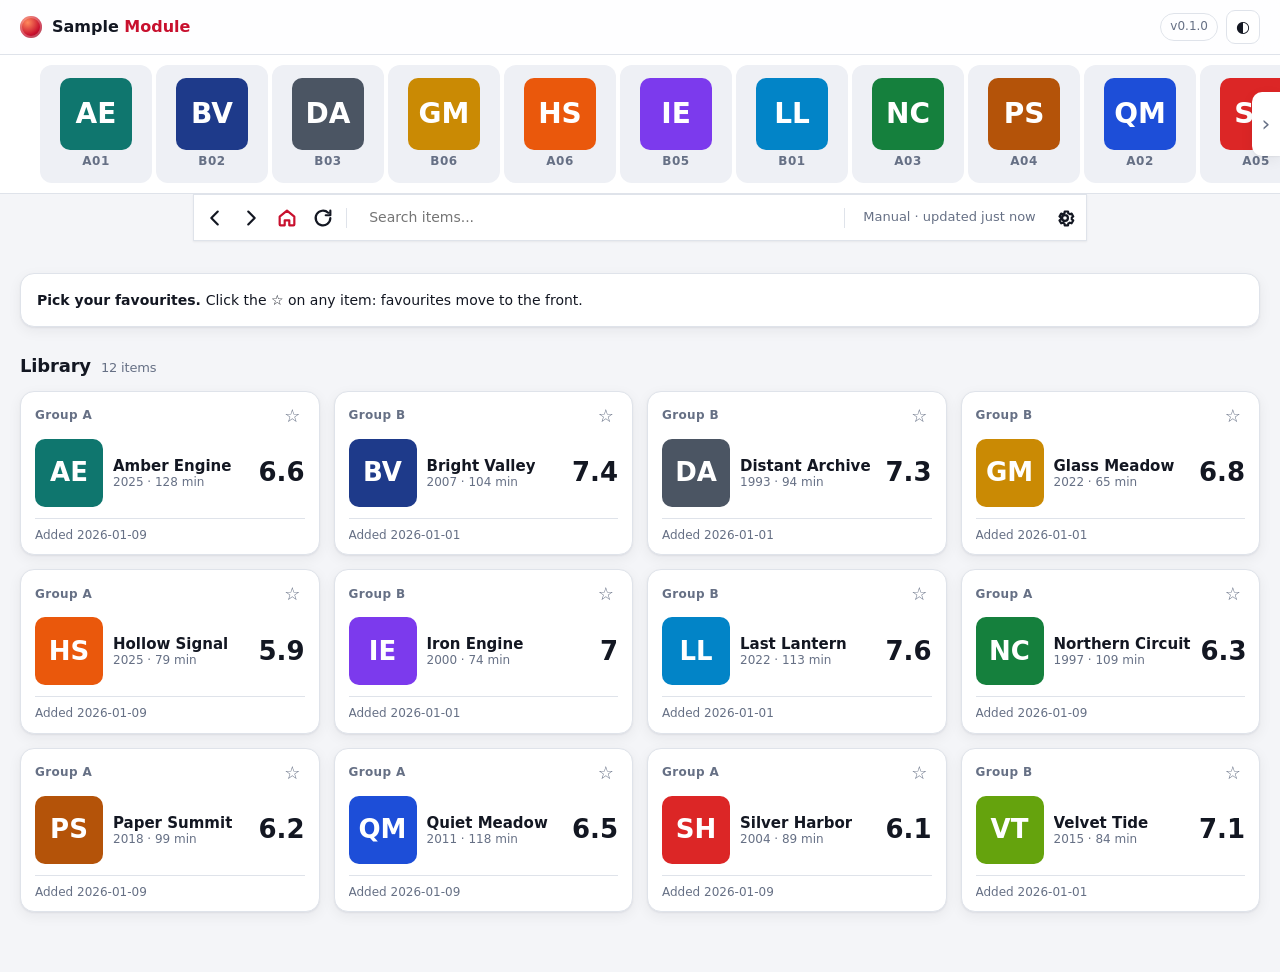
<file: samples/SampleModule/ui/index.html>
<!doctype html>
<html lang="en" data-theme="system">
<head>
  <meta charset="utf-8">
  <meta name="viewport" content="width=device-width, initial-scale=1">
  <meta http-equiv="Content-Security-Policy"
        content="default-src 'self'; img-src 'self' data: https://sample.cache; style-src 'self' 'unsafe-inline'; script-src 'self'; connect-src 'self'">
  <title>Sample Module</title>
  <link rel="stylesheet" href="css/app.css">
</head>
<body>
  <!-- Page layout: top bar, kill-switch bar, sync strip, banner, the shared navigation bar (docs/NAVBAR-SPEC.md),
       then the view. Change the names and the look; keep the structure the plumbing relies on (ids). -->
  <div id="app">
    <div id="chrome">
    <header id="topbar">
      <button id="brand" class="brand" type="button" title="Sample Module">
        <span class="brand-mark" aria-hidden="true"></span>
        <span class="brand-text">Sample <b>Module</b></span>
      </button>
      <nav id="nav" class="nav" aria-label="Sections">
      </nav>
      <div class="topbar-right">
        <button id="btn-version" class="ver-btn" type="button" hidden title="Check for updates"></button>
        <button id="btn-theme" class="icon-btn" type="button" title="Theme" aria-label="Theme"></button>
      </div>
    </header>
    <div id="haltbar" class="haltbar" hidden role="status"></div>
    <div id="syncbar" class="syncbar" hidden role="status"><div class="syncbar-fill"></div><span class="syncbar-text"></span></div>
    <nav id="banner" class="banner" aria-label="Items"></nav>
    <div class="navpill-row">
      <div id="navpill" class="navpill" role="navigation" aria-label="Page navigation">
        <button id="btn-back" class="np-btn" type="button" title="Back (Alt+Left)" aria-label="Back"><svg viewBox="0 0 24 24" width="22" height="22" aria-hidden="true"><path d="M15 5l-7 7 7 7" fill="none" stroke="currentColor" stroke-width="2.4" stroke-linecap="round" stroke-linejoin="round"/></svg></button>
        <button id="btn-fwd" class="np-btn" type="button" title="Forward (Alt+Right)" aria-label="Forward"><svg viewBox="0 0 24 24" width="22" height="22" aria-hidden="true"><path d="M9 5l7 7-7 7" fill="none" stroke="currentColor" stroke-width="2.4" stroke-linecap="round" stroke-linejoin="round"/></svg></button>
        <a id="btn-home" class="np-btn" href="#/" title="Home" aria-label="Home" data-route="home"><svg viewBox="0 0 24 24" width="22" height="22" aria-hidden="true"><path d="M4 10.5 12 4l8 6.5V19a1 1 0 0 1-1 1h-4.5v-5.5h-5V20H5a1 1 0 0 1-1-1z" fill="none" stroke="currentColor" stroke-width="2.4" stroke-linejoin="round"/></svg></a>
        <button id="btn-refresh" class="np-btn" type="button" title="Refresh (F5)" aria-label="Refresh"><svg viewBox="0 0 24 24" width="22" height="22" aria-hidden="true"><path d="M20 12a8 8 0 1 1-2.34-5.66M20 4v5h-5" fill="none" stroke="currentColor" stroke-width="2.4" stroke-linecap="round" stroke-linejoin="round"/></svg></button>
        <span class="np-sep" aria-hidden="true"></span>
        <div class="psearch">
          <input id="psearch" type="search" placeholder="Search items..." autocomplete="off" spellcheck="false" aria-label="Search items">
          <div id="psearch-results" class="psearch-results" hidden></div>
        </div>
        <span class="np-sep" aria-hidden="true"></span>
        <button id="live-status" class="live-status np-live" type="button" title=""></button>
        <button id="btn-settings" class="np-btn" type="button" title="Settings" aria-label="Settings"><svg viewBox="0 0 24 24" width="22" height="22" aria-hidden="true"><path d="M12 15.2a3.2 3.2 0 1 0 0-6.4 3.2 3.2 0 0 0 0 6.4zM19.4 13.5l1.6 1.2-1.8 3.1-1.9-.7a7.6 7.6 0 0 1-1.7 1l-.3 2h-3.6l-.3-2a7.6 7.6 0 0 1-1.7-1l-1.9.7-1.8-3.1 1.6-1.2a7.7 7.7 0 0 1 0-2l-1.6-1.2 1.8-3.1 1.9.7a7.6 7.6 0 0 1 1.7-1l.3-2h3.6l.3 2a7.6 7.6 0 0 1 1.7 1l1.9-.7 1.8 3.1-1.6 1.2a7.7 7.7 0 0 1 0 2z" fill="none" stroke="currentColor" stroke-width="2.4" stroke-linecap="round" stroke-linejoin="round"/></svg></button>
      </div>
    </div>
    </div>
    <main id="view" class="view" tabindex="-1"></main>
  </div>
  <div id="overlay-root"></div>
  <div id="toasts" class="toasts" aria-live="polite"></div>
  <script type="module" src="js/app.js"></script>
</body>
</html>
</file>
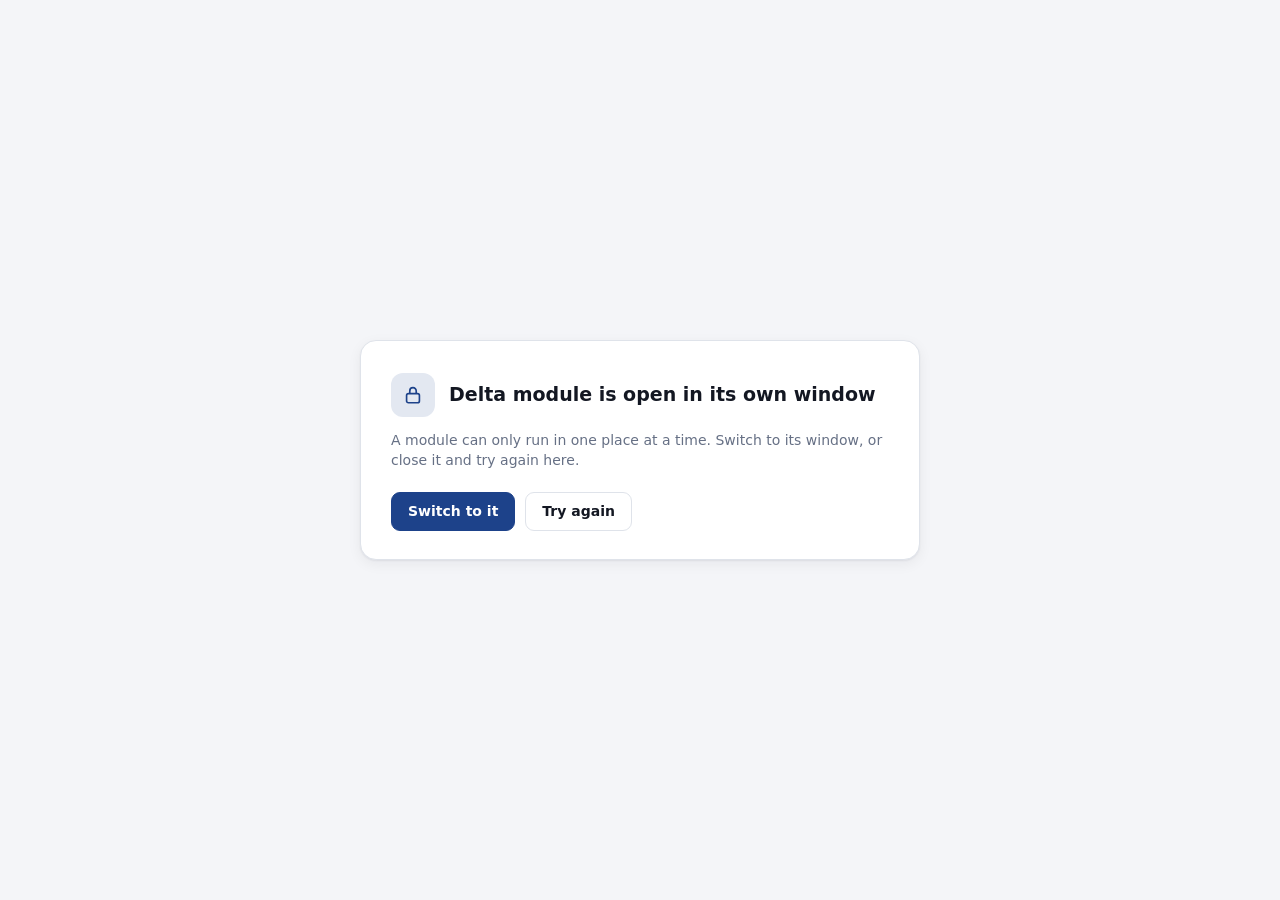
<file: ui/panel.html>
<!doctype html>
<html lang="en" data-theme="system">
<head>
  <meta charset="utf-8">
  <meta name="viewport" content="width=device-width, initial-scale=1">
  <meta http-equiv="Content-Security-Policy"
        content="default-src 'self'; img-src 'self' data:; style-src 'self' 'unsafe-inline'; script-src 'self'; connect-src 'self'">
  <title>MediaLauncher</title>
  <link rel="stylesheet" href="css/launcher.css">
</head>
<body class="panel">
  <main id="card" class="card" aria-live="polite"></main>
  <script type="module" src="js/panel.js"></script>
</body>
</html>
</file>
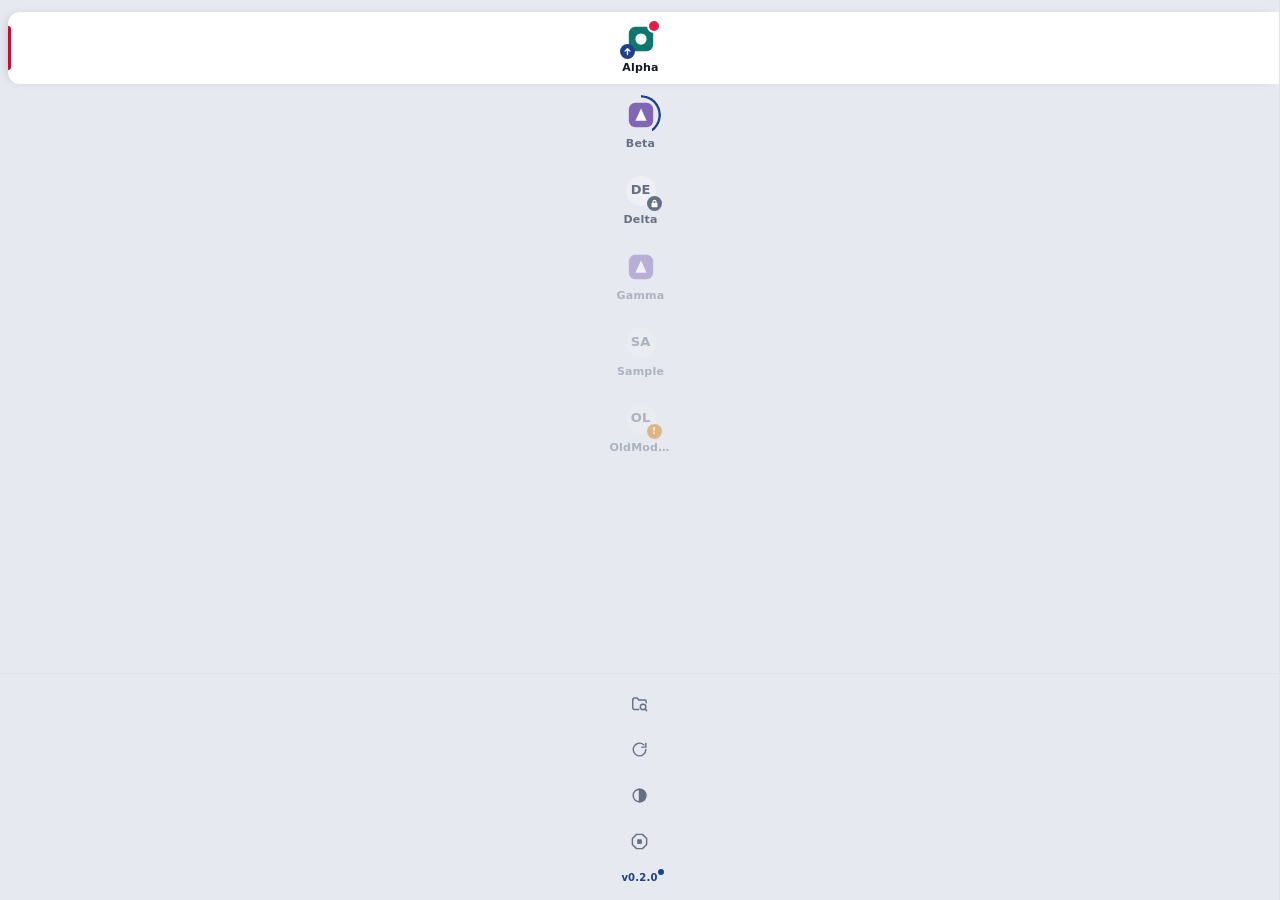
<file: ui/rail.html>
<!doctype html>
<html lang="en" data-theme="system">
<head>
  <meta charset="utf-8">
  <meta name="viewport" content="width=device-width, initial-scale=1">
  <meta http-equiv="Content-Security-Policy"
        content="default-src 'self'; img-src 'self' data:; style-src 'self' 'unsafe-inline'; script-src 'self'; connect-src 'self'">
  <title>MediaLauncher tabs</title>
  <link rel="stylesheet" href="css/launcher.css">
</head>
<body class="rail">
  <div class="rail-wrap">
    <nav id="tabs" class="tabs" aria-label="Modules"></nav>
    <div class="rail-foot">
      <button id="btn-scan" class="rail-btn" type="button" title="Scan for modules" aria-label="Scan for modules"></button>
      <button id="btn-restart" class="rail-btn" type="button" title="Restart &amp; Reload MediaLauncher (reads the modules folder again)" aria-label="Restart and reload MediaLauncher"></button>
      <button id="btn-theme"class="rail-btn" type="button" aria-label="Theme"></button>
      <button id="btn-kill" class="rail-btn kill" type="button" title="Stop all traffic to data sources (update checks keep working)" aria-label="Stop all data traffic"></button>
      <button id="ver" class="rail-ver" type="button" title="MediaLauncher updates"></button>
    </div>
  </div>
  <script type="module" src="js/rail.js"></script>
</body>
</html>
</file>
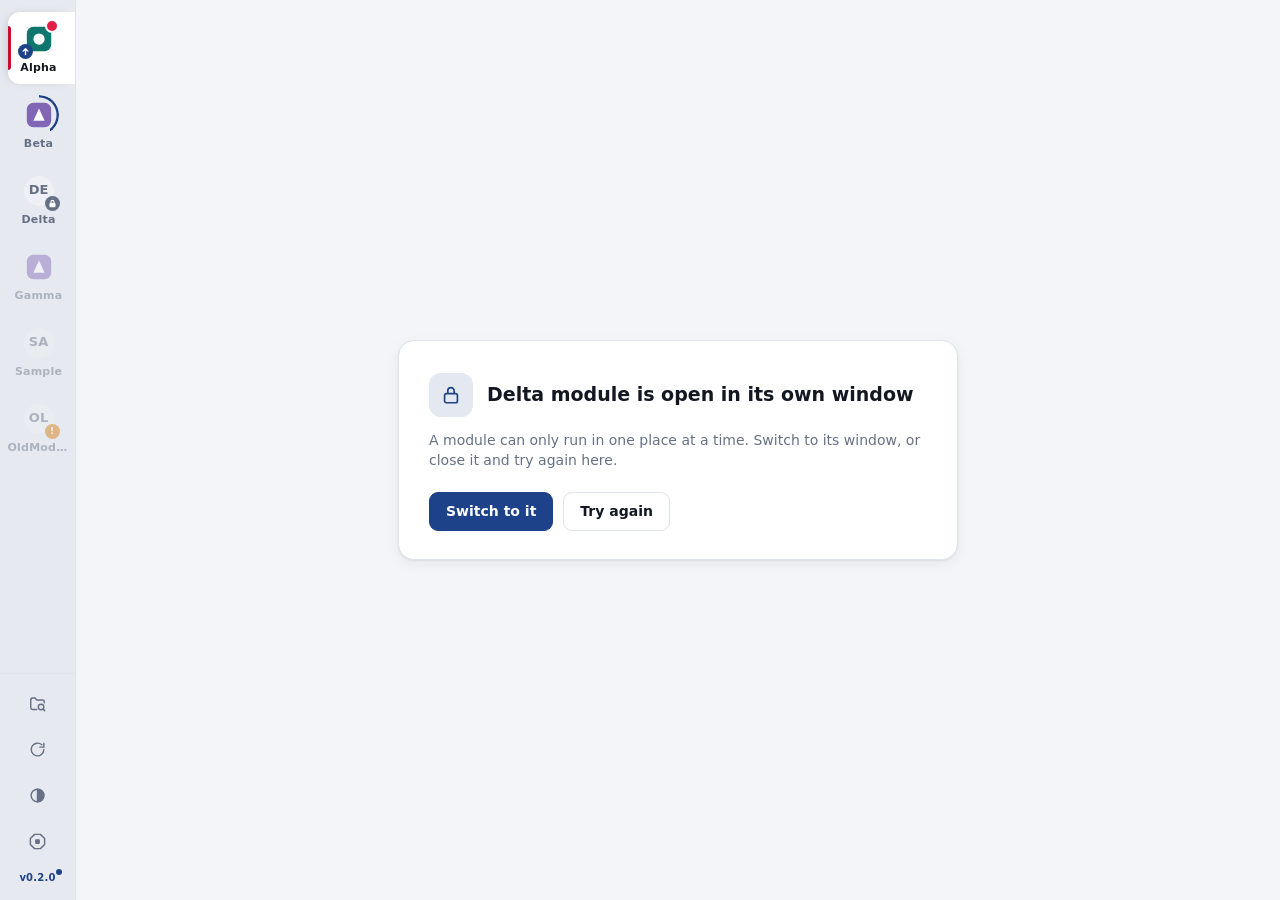
<file: ui/dev/preview.html>
<!doctype html>
<html lang="en">
<head>
  <meta charset="utf-8">
  <title>MediaLauncher preview</title>
  <style>
    html, body { margin: 0; height: 100%; }
    body { display: flex; background: #888; }
    iframe { border: 0; height: 100%; }
    #rail { width: 76px; flex: none; }
    #main { flex: 1; }
  </style>
</head>
<body>
  <!-- Dev only: the rail beside the notice page, both with the mock host. preview.html?theme=dark#error -->
  <iframe id="rail" title="rail"></iframe>
  <iframe id="main" title="notice"></iframe>
  <script>
    const q = location.search;
    document.getElementById('rail').src = '../rail.html' + q;
    document.getElementById('main').src = '../panel.html' + q + (location.hash || '#locked');
  </script>
</body>
</html>
</file>
<file: samples/SampleModule/ui/css/app.css>
:root {
  --bg: #f4f5f8; --surface: #ffffff; --surface2: #eef0f5; --line: #dfe3ea; --text: #131722; --muted: #667085;
  --accent: #c8102e; --accent2: #1d428a; --live: #e11d48; --good: #16a34a; --warn: #d97706;
  --shadow: 0 1px 2px rgba(16,24,40,.06), 0 4px 14px rgba(16,24,40,.06);
  --radius: 14px; color-scheme: light;
}
@media (prefers-color-scheme: dark) {
  :root:not([data-theme="light"]) {
    --bg: #0d1017; --surface: #161b25; --surface2: #1d2431; --line: #272f3e; --text: #e8ecf4; --muted: #8b95a8;
    --accent: #ff4d6a; --accent2: #6ea0ff; --live: #ff4d6a; --shadow: 0 1px 2px rgba(0,0,0,.4), 0 6px 18px rgba(0,0,0,.35);
    color-scheme: dark;
  }
}
:root[data-theme="dark"] {
  --bg: #0d1017; --surface: #161b25; --surface2: #1d2431; --line: #272f3e; --text: #e8ecf4; --muted: #8b95a8;
  --accent: #ff4d6a; --accent2: #6ea0ff; --live: #ff4d6a; --shadow: 0 1px 2px rgba(0,0,0,.4), 0 6px 18px rgba(0,0,0,.35);
  color-scheme: dark;
}

* { box-sizing: border-box; }
html, body { margin: 0; height: 100%; }
body { background: var(--bg); color: var(--text); font: 14px/1.45 "Segoe UI Variable", "Segoe UI", system-ui, sans-serif; -webkit-font-smoothing: antialiased; }
a { color: inherit; text-decoration: none; }
button { font: inherit; color: inherit; cursor: pointer; }
h1, h2, h3 { margin: 0; letter-spacing: -.01em; }
small { color: var(--muted); }
.muted { color: var(--muted); }

#app { min-height: 100%; display: flex; flex-direction: column; }

/* top bar */
#chrome { position: sticky; top: 0; z-index: 20; }
#topbar { display: flex; align-items: center; gap: 20px; padding: 10px 20px;
  background: color-mix(in srgb, var(--surface) 88%, transparent); backdrop-filter: blur(12px); border-bottom: 1px solid var(--line); }
.brand { display: flex; align-items: center; gap: 10px; background: none; border: 0; padding: 0; font-size: 16px; font-weight: 600; }
.brand-mark { width: 22px; height: 22px; border-radius: 50%; background: radial-gradient(circle at 35% 30%, #ff8a5c, var(--accent) 60%, #7a0a1c); box-shadow: inset 0 0 0 2px rgba(255,255,255,.25); }
.brand b { color: var(--accent); font-weight: 700; }
.nav { display: flex; gap: 4px; }
.nav a { padding: 6px 12px; border-radius: 8px; color: var(--muted); font-weight: 500; }
.nav a:hover { background: var(--surface2); color: var(--text); }
.nav a.active { background: var(--surface2); color: var(--text); }
.topbar-right { margin-left: auto; display: flex; align-items: center; gap: 8px; }
.live-status { font-size: 12px; color: var(--muted); padding-right: 6px; display: inline-flex; align-items: center; gap: 6px; }
.live-status.on::before { content: ""; width: 8px; height: 8px; border-radius: 50%; background: var(--live); animation: pulse 1.4s infinite; }
.live-status.err { color: var(--warn); }
.icon-btn { width: 34px; height: 34px; border-radius: 9px; border: 1px solid var(--line); background: var(--surface); font-size: 16px; line-height: 1; }
.icon-btn:hover { background: var(--surface2); }
.icon-btn.spin { animation: spin .8s linear infinite; }

/* banner */
.banner { position: relative; background: var(--surface); border-bottom: 1px solid var(--line); }
.banner-strip { display: flex; gap: 4px; overflow-x: auto; scrollbar-width: none; padding: 10px 40px; scroll-behavior: smooth; }
.banner-strip::-webkit-scrollbar { display: none; }
.tile { position: relative; flex: 0 0 auto; width: 112px; display: flex; flex-direction: column; align-items: center; gap: 3px; padding: 8px 4px 6px;
  border-radius: 12px; border: 1px solid transparent; transition: transform .15s, background .15s; }
.tile:hover { background: var(--surface2); transform: translateY(-2px); }
.tile.fav { background: color-mix(in srgb, var(--tc) 10%, transparent); }
.tile.active { border-color: var(--tc); background: color-mix(in srgb, var(--tc) 14%, transparent); }
.tile-code { font-size: 12px; font-weight: 600; color: var(--muted); letter-spacing: .04em; }
.tile-star { position: absolute; top: 1px; right: 1px; opacity: 0; font-size: 13px; }
.tile:hover .tile-star, .tile.fav .tile-star { opacity: 1; }
.banner-divider { flex: 0 0 1px; background: var(--line); margin: 8px 6px; }
.banner-btn { position: absolute; top: 50%; transform: translateY(-50%); z-index: 2; width: 28px; height: 64px; border: 0; background: var(--surface); box-shadow: var(--shadow); font-size: 22px; color: var(--muted); }
.banner-btn.left { left: 0; border-radius: 0 10px 10px 0; }
.banner-btn.right { right: 0; border-radius: 10px 0 0 10px; }
.banner-btn.hide { display: none; }

/* logo + star */
.logo { display: inline-grid; place-items: center; width: var(--s); height: var(--s); flex: none; }
.logo img { width: 100%; height: 100%; object-fit: contain; }
.logo-fallback { border-radius: 50%; background: var(--tc); color: #fff; font-size: calc(var(--s) * .3); font-weight: 700; }
.star { background: none; border: 0; padding: 2px 4px; color: var(--muted); font-size: 18px; line-height: 1; }
.star:hover { color: #f5a524; }
.star.on { color: #f5a524; }

/* layout */
.view { flex: 1; width: 100%; max-width: 1280px; margin: 0 auto; padding: 22px 20px 60px; outline: none; }
.section-head { display: flex; align-items: baseline; justify-content: space-between; gap: 12px; margin: 26px 0 12px; }
.section-head:first-child { margin-top: 0; }
.section-head h2 { font-size: 18px; font-weight: 650; }
.section-head h2 small { margin-left: 10px; font-size: 13px; font-weight: 400; }
.grid { display: grid; grid-template-columns: repeat(auto-fill, minmax(290px, 1fr)); gap: 14px; }
.grid.wide { grid-template-columns: repeat(auto-fill, minmax(420px, 1fr)); }
.card { background: var(--surface); border: 1px solid var(--line); border-radius: var(--radius); box-shadow: var(--shadow); }
.skeleton { height: 130px; background: linear-gradient(90deg, var(--surface) 0%, var(--surface2) 50%, var(--surface) 100%); background-size: 200% 100%; animation: shimmer 1.4s infinite; }
.empty { text-align: center; padding: 48px 20px; color: var(--muted); border: 1px dashed var(--line); border-radius: var(--radius); }
.empty h3 { color: var(--text); margin-bottom: 6px; }

/* game card */
.game { padding: 12px 14px 10px; cursor: pointer; transition: transform .15s, border-color .15s; }
.game:hover, .game:focus-visible { transform: translateY(-2px); border-color: color-mix(in srgb, var(--accent2) 50%, var(--line)); outline: none; }
.game.fav { border-left: 3px solid #f5a524; }
.game.in { border-color: color-mix(in srgb, var(--live) 45%, var(--line)); }
.game-head { display: flex; justify-content: space-between; align-items: center; margin-bottom: 8px; min-height: 24px; }
.game-head-right { display: flex; align-items: center; gap: 8px; }
.fav-tag { color: #f5a524; }
.pill { display: inline-flex; align-items: center; gap: 6px; font-size: 12px; font-weight: 600; letter-spacing: .03em; color: var(--muted); }
.pill-live { color: var(--live); }
.pill-live b { font-weight: 700; }
.pill-final { color: var(--text); }
.dot { width: 8px; height: 8px; border-radius: 50%; background: var(--live); animation: pulse 1.4s infinite; }
.watch { font-size: 11px; padding: 2px 8px; border-radius: 999px; border: 1px solid var(--line); background: var(--surface2); color: var(--muted); }
.watch.on { color: var(--live); border-color: var(--live); }
.sides { display: grid; gap: 4px; }
.side { display: flex; align-items: center; justify-content: space-between; gap: 10px; padding: 3px 0; }
.side.lose { opacity: .62; }
.side.win .score { font-weight: 800; }
.side-team { display: flex; align-items: center; gap: 10px; min-width: 0; }
.side-names { display: flex; flex-direction: column; min-width: 0; line-height: 1.2; }
.side-names b { font-size: 15px; font-weight: 650; white-space: nowrap; overflow: hidden; text-overflow: ellipsis; }
.side-names small { font-size: 12px; }
.score { font-size: 26px; font-weight: 650; font-variant-numeric: tabular-nums; min-width: 2ch; text-align: right; }
.score.bump { animation: bump 1.2s ease-out; color: var(--live); }
.game-foot { display: flex; justify-content: space-between; gap: 10px; margin-top: 8px; padding-top: 8px; border-top: 1px solid var(--line); font-size: 12px; color: var(--muted); }
.game-foot .go { color: var(--accent2); white-space: nowrap; }
.leaders, .venue { overflow: hidden; text-overflow: ellipsis; white-space: nowrap; }

/* sync progress */
.syncbar { position: relative; height: 26px; background: var(--surface2); border-bottom: 1px solid var(--line); overflow: hidden; font-size: 12px; }
.syncbar[hidden] { display: none; }
.syncbar-fill { position: absolute; inset: 0 auto 0 0; width: 0; background: color-mix(in srgb, var(--accent2) 28%, transparent); transition: width .4s ease; }
.syncbar.indeterminate .syncbar-fill { width: 30% !important; animation: slide 1.2s ease-in-out infinite alternate; }
.syncbar-text { position: relative; display: block; padding: 4px 20px; color: var(--text); white-space: nowrap; overflow: hidden; text-overflow: ellipsis; }
.syncbar.fail .syncbar-fill { background: color-mix(in srgb, var(--live) 30%, transparent); }
.bar { height: 8px; border-radius: 999px; background: var(--surface2); overflow: hidden; margin: 6px 0; }
.bar > i { display: block; height: 100%; width: 0; background: var(--accent2); transition: width .4s ease; }
@keyframes slide { from { transform: translateX(0); } to { transform: translateX(230%); } }
.btn[disabled] { opacity: .5; cursor: default; }

/* box score: separator between starters and bench */
.tbl tr.grp td { text-align: left; background: var(--surface2); font-size: 11px; font-weight: 600; text-transform: uppercase; letter-spacing: .05em; color: var(--muted); }
.tbl tr.grp.bench td { border-top: 3px solid var(--accent2); }

/* avatars, leaders, player of the game */
.avatar { position: relative; display: inline-grid; place-items: center; width: var(--s); height: var(--s); flex: none; border-radius: 50%; background: var(--surface2); color: var(--muted); font-size: calc(var(--s) * .34); font-weight: 650; overflow: hidden; }
.avatar img { position: absolute; inset: 0; width: 100%; height: 100%; object-fit: cover; object-position: top; background: var(--surface2); }
.leaders-grid { display: grid; grid-template-columns: repeat(auto-fill, minmax(300px, 1fr)); gap: 14px; }
.leader-card { padding: 12px 14px; }
.leader-card header { display: flex; justify-content: space-between; align-items: baseline; margin-bottom: 6px; }
.leader-card h3 { font-size: 14px; }
.leader-card ol { list-style: none; margin: 0; padding: 0; }
.leader-card li { display: flex; align-items: center; gap: 10px; padding: 6px 0; border-top: 1px solid var(--line); }
.leader-card li:first-child { border-top: 0; }
.leader-card li.first { padding: 8px 0 10px; }
.leader-card .rk { width: 14px; text-align: center; color: var(--muted); font-weight: 600; }
.leader-card li.first .rk { color: #f5a524; }
.leader-card .nm { display: flex; flex-direction: column; min-width: 0; flex: 1; line-height: 1.2; }
.leader-card .nm b { white-space: nowrap; overflow: hidden; text-overflow: ellipsis; }
.leader-card .val { font-variant-numeric: tabular-nums; font-weight: 650; }
.leader-card li.first .val { font-size: 20px; }
.pog-title { font-size: 18px; font-weight: 650; align-self: flex-start; }
.pog-note { max-width: 760px; margin: 4px 0 0; text-align: center; font-size: 11.5px; line-height: 1.5; color: var(--muted); }
.pog { margin: 28px 0 4px; display: flex; flex-direction: column; align-items: center; gap: 14px; }
.pog-row { display: flex; justify-content: center; gap: 14px; flex-wrap: wrap; width: 100%; }
.pog-card { display: flex; flex-direction: column; align-items: center; gap: 4px; text-align: center; padding: 16px 20px; border-radius: var(--radius); background: var(--surface); border: 1px solid var(--line); box-shadow: var(--shadow); flex: 1 1 260px; max-width: 340px; }
.pog-card.rank1 { border-color: #f5a524; background: linear-gradient(180deg, color-mix(in srgb, #f5a524 14%, var(--surface)), var(--surface) 60%); }
.pog-badge { font-size: 11px; font-weight: 700; letter-spacing: .06em; text-transform: uppercase; color: var(--muted); }
.pog-card.rank1 .pog-badge { color: #d98b00; }
.pog-name { font-size: 18px; }
.pog-team { display: inline-flex; align-items: center; gap: 6px; color: var(--muted); }
.pog-line { font-variant-numeric: tabular-nums; }

/* league leaders */
.seg { display: inline-flex; border: 1px solid var(--line); border-radius: 9px; overflow: hidden; background: var(--surface); }
.seg button { background: none; border: 0; padding: 6px 14px; color: var(--muted); font-weight: 550; }
.seg button.active { background: var(--accent2); color: #fff; }
.nm-team { display: inline-flex; align-items: center; gap: 5px; }
.lrows .section-head { margin-top: 30px; }
.lrows .lrow:first-child .section-head { margin-top: 0; }
.lcard { display: flex; flex-direction: column; align-items: center; gap: 4px; text-align: center; padding: 14px 12px; border-radius: var(--radius); background: var(--surface); border: 1px solid var(--line); box-shadow: var(--shadow); flex: 1 1 170px; max-width: 220px; min-width: 150px; }
.lcard.first { border-color: #f5a524; background: linear-gradient(180deg, color-mix(in srgb, #f5a524 14%, var(--surface)), var(--surface) 60%); }
.lcard.first .pog-badge { color: #d98b00; }
.lcard-name { font-size: 15px; line-height: 1.2; }
.lcard-val { font-size: 24px; font-weight: 700; font-variant-numeric: tabular-nums; }

/* tables / misc */
table.tbl { width: 100%; border-collapse: collapse; font-variant-numeric: tabular-nums; }
.tbl th, .tbl td { padding: 7px 10px; text-align: right; border-bottom: 1px solid var(--line); white-space: nowrap; }
.tbl th:first-child, .tbl td:first-child { text-align: left; }
.tbl th { font-size: 11px; text-transform: uppercase; letter-spacing: .05em; color: var(--muted); font-weight: 600; position: sticky; top: 0; background: var(--surface); }
.tbl tbody tr:hover { background: var(--surface2); }
.tbl tr.me { background: color-mix(in srgb, var(--accent2) 10%, transparent); }
.scroll-x { overflow-x: auto; }
.chip { display: inline-block; padding: 2px 8px; border-radius: 999px; font-size: 11px; font-weight: 600; background: var(--surface2); color: var(--muted); }
.chip.out { background: color-mix(in srgb, var(--live) 15%, transparent); color: var(--live); }
.chip.dtd { background: color-mix(in srgb, var(--warn) 18%, transparent); color: var(--warn); }
.tabs { display: flex; gap: 4px; border-bottom: 1px solid var(--line); margin-bottom: 16px; overflow-x: auto; }
.tabs button { background: none; border: 0; padding: 9px 14px; color: var(--muted); border-bottom: 2px solid transparent; font-weight: 550; }
.tabs button.active { color: var(--text); border-bottom-color: var(--accent); }
.hero { display: flex; align-items: center; gap: 18px; padding: 20px; margin-bottom: 18px; background: linear-gradient(120deg, color-mix(in srgb, var(--tc) 22%, var(--surface)), var(--surface) 70%); }
.hero h1 { font-size: 26px; }
.hero .meta { color: var(--muted); }
.two { display: grid; grid-template-columns: 1fr 1fr; gap: 14px; }
.btn { padding: 7px 14px; border-radius: 9px; border: 1px solid var(--line); background: var(--surface); }
.btn:hover { background: var(--surface2); }
.btn.primary { background: var(--accent2); border-color: var(--accent2); color: #fff; }
.pad { padding: 16px; }
.kv { display: grid; grid-template-columns: max-content 1fr; gap: 6px 16px; }
.kv dt { color: var(--muted); } .kv dd { margin: 0; }

/* overlay / toasts */
.overlay { position: fixed; inset: 0; z-index: 50; background: rgba(0,0,0,.45); display: grid; place-items: center; padding: 20px; }
.modal { width: min(560px, 100%); max-height: 86vh; overflow: auto; padding: 20px; }
.modal h2 { margin-bottom: 14px; }
.toasts { position: fixed; bottom: 18px; right: 18px; z-index: 60; display: grid; gap: 8px; }
.toast { padding: 10px 14px; border-radius: 10px; background: var(--text); color: var(--bg); box-shadow: var(--shadow); }

@keyframes pulse { 0%,100% { opacity: 1; transform: scale(1); } 50% { opacity: .35; transform: scale(.8); } }
@keyframes spin { to { transform: rotate(360deg); } }
@keyframes shimmer { to { background-position: -200% 0; } }
@keyframes bump { 0% { transform: scale(1.35); } 100% { transform: scale(1); } }
@media (max-width: 700px) { .two { grid-template-columns: 1fr; } .grid.wide { grid-template-columns: 1fr; } .view { padding: 14px 12px 50px; } }
@media (prefers-reduced-motion: reduce) { * { animation: none !important; transition: none !important; } }

/* updates */
.ver-btn { font-size: 12px; color: var(--muted); padding: 4px 9px; border-radius: 999px; border: 1px solid var(--line); background: transparent; position: relative; }
.ver-btn:hover { background: var(--surface2); color: var(--text); }
.ver-btn.has-update { color: var(--text); border-color: var(--accent2); }
.ver-btn.has-update::after { content: ""; position: absolute; top: -3px; right: -3px; width: 9px; height: 9px; border-radius: 50%; background: var(--accent2); }
.upd .muted, .upd small { color: var(--muted); }
.upd-notes { margin: 10px 0; padding: 10px 12px; border: 1px solid var(--line); border-radius: 9px; background: var(--surface2); max-height: 260px; overflow: auto; font-size: 13px; line-height: 1.5; }
.upd-h { font-weight: 700; margin-top: 6px; }
.upd-li { padding-left: 14px; position: relative; }
.upd-li::before { content: "\2022"; position: absolute; left: 3px; }
.upd-actions { display: flex; gap: 8px; justify-content: flex-end; margin-top: 14px; }
.upd-err { color: var(--warn); }

/* player search, player page, compare */
.psearch { position: relative; margin-left: 14px; }
.psearch { background: var(--surface); border-radius: 9px; }
.psearch input { position: relative; width: 345px; padding: 7px 12px; border-radius: 9px; border: 1px solid var(--line); background: transparent; color: var(--text); font: inherit; }
.psearch-ghost { position: absolute; inset: 0; padding: 8px 13px; font: inherit; color: var(--muted); opacity: .7; white-space: pre; overflow: hidden; pointer-events: none; line-height: normal; }
.ps-name mark { background: none; color: var(--accent2); font-weight: 700; }
.psearch input:focus { outline: 2px solid var(--accent2); outline-offset: 0; }
.psearch-results { position: absolute; top: calc(100% + 6px); left: 0; width: 420px; max-height: 70vh; overflow: auto; z-index: 40; background: var(--surface); border: 1px solid var(--line); border-radius: 12px; box-shadow: var(--shadow); }
.psearch-results ul { list-style: none; margin: 0; padding: 6px; }
.ps-row { display: flex; align-items: center; gap: 10px; padding: 6px 8px; border-radius: 9px; cursor: pointer; }
.ps-row:hover, .ps-row.active { background: var(--surface2); }
.ps-name { display: flex; flex-direction: column; flex: 1; min-width: 0; }
.ps-name b { white-space: nowrap; overflow: hidden; text-overflow: ellipsis; }
.ps-name small, .ps-empty, .ps-note { color: var(--muted); font-size: 12px; }
.ps-empty, .ps-note { padding: 8px 10px; }
.ps-add { font-size: 12px; padding: 4px 8px; border-radius: 8px; border: 1px solid var(--line); background: var(--surface); color: var(--text); white-space: nowrap; }
.ps-add:hover { background: var(--surface2); }
.ps-add.on { background: var(--accent2); border-color: var(--accent2); color: #fff; }
a.plink { color: inherit; text-decoration: none; }
a.plink:hover { text-decoration: underline; }
.inline-team { display: inline-flex; align-items: center; gap: 6px; color: inherit; text-decoration: none; }
a.inline-team:hover { text-decoration: underline; }

.pl-top { display: grid; grid-template-columns: minmax(260px, 340px) 1fr; gap: 24px; padding: 20px; margin-bottom: 16px; align-items: start; }
.pl-left h1 { font-size: 26px; margin-top: 12px; }
.pl-left .meta { color: var(--muted); }
.pl-photo { display: grid; place-items: end center; height: 250px; border-radius: 12px; overflow: hidden; background: linear-gradient(160deg, color-mix(in srgb, var(--tc) 55%, var(--surface)), var(--surface2)); }
.pl-photo img { height: 100%; width: auto; max-width: 100%; object-fit: contain; object-position: bottom; }
table.bio th { width: 130px; text-align: left; color: var(--muted); font-size: 12px; text-transform: uppercase; letter-spacing: .05em; position: static; background: none; }
table.bio td { text-align: left; white-space: normal; }
.stat-tiles { display: grid; grid-template-columns: repeat(auto-fit, minmax(92px, 1fr)); gap: 10px; margin: 12px 0 6px; }
.tile { background: var(--surface2); border-radius: 12px; padding: 12px 10px; text-align: center; }
.tile b { display: block; font-size: 24px; font-variant-numeric: tabular-nums; }
.tile small { color: var(--muted); font-size: 11px; letter-spacing: .06em; }
h3.sub { margin: 16px 0 6px; font-size: 13px; color: var(--muted); text-transform: uppercase; letter-spacing: .05em; }
.view > section.card + section.card { margin-top: 16px; }
@media (max-width: 900px) { .pl-top { grid-template-columns: 1fr; } .psearch input { width: 225px; } }

.sect-head { display: flex; align-items: center; justify-content: space-between; gap: 12px; margin-bottom: 14px; }
table.cmp th, table.cmp td { text-align: center; vertical-align: middle; }
table.cmp tbody th { text-align: left; font-weight: 500; position: static; background: none; text-transform: none; letter-spacing: 0; font-size: 13px; color: var(--text); }
table.cmp thead th { padding: 14px 10px; min-width: 150px; }
table.cmp thead th:first-child { min-width: 170px; }
.cmp-head { position: relative; }
.cmp-who { display: flex; flex-direction: column; align-items: center; gap: 6px; color: inherit; text-decoration: none; }
.cmp-who:hover b { text-decoration: underline; }
.cmp-head small { display: flex; justify-content: center; align-items: center; gap: 6px; margin-top: 4px; text-transform: none; letter-spacing: 0; }
.cmp-x { position: absolute; top: 6px; right: 8px; border: 0; background: none; color: var(--muted); font-size: 18px; line-height: 1; }
.cmp-x:hover { color: var(--text); }
table.cmp tr.grp.sub td { background: none; border-bottom: 1px solid var(--line); color: var(--muted); }
.cmp-val { position: relative; display: block; padding: 2px 8px; }
.cmp-val b { position: relative; font-weight: 600; }
.cmp-bar { position: absolute; left: 0; top: 0; bottom: 0; border-radius: 6px; background: color-mix(in srgb, var(--accent2) 16%, transparent); }
.cmpbar { position: fixed; left: 0; right: 0; bottom: 0; z-index: 30; background: var(--surface); border-top: 1px solid var(--line); box-shadow: 0 -4px 16px rgba(0,0,0,.18); }
.cmpbar-in { display: flex; align-items: center; gap: 12px; padding: 10px 20px; max-width: 1400px; margin: 0 auto; }
.cmpbar-chips { display: flex; gap: 8px; flex-wrap: wrap; flex: 1; }
.cmp-chip { display: inline-flex; align-items: center; gap: 6px; padding: 3px 6px 3px 4px; border: 1px solid var(--line); border-radius: 999px; background: var(--surface2); }
.cmp-chip a { color: inherit; text-decoration: none; font-size: 13px; }
.cmp-chip button { border: 0; background: none; color: var(--muted); font-size: 16px; line-height: 1; }
body.has-cmpbar #app { padding-bottom: 70px; }
#topbar { position: relative; z-index: 6; }
.banner { z-index: 1; }
.cmp-head b, .cmp-head .cmp-who b { text-transform: none; letter-spacing: 0; font-size: 14px; color: var(--text); }

/* compare: only the winning bar is highlighted (bright green); the header and cells stay plain */
td.best .cmp-bar { background: #9ce970; }
td.best .cmp-val b { font-weight: 800; }
td.best .cmp-val.on-bar b { color: #12240b; }
.lead-badge { position: absolute; top: 8px; left: 10px; font-size: 10px; font-weight: 700; letter-spacing: .06em; text-transform: uppercase; color: var(--muted); border: 1px solid var(--line); padding: 1px 7px; border-radius: 999px; }
.cmp-head .wins { color: var(--muted); font-size: 11px; }
a.plink:hover { color: var(--accent2); }

/* season week links under the team banner */
.weekbar { display: flex; gap: 6px; align-items: center; flex-wrap: wrap; padding: 6px 40px; background: var(--surface); border-bottom: 1px solid var(--line); font-size: 13px; }
.weekbar[hidden] { display: none; }
.weekbar-label { color: var(--muted); text-transform: uppercase; letter-spacing: .06em; font-size: 11px; margin-right: 4px; }
.weeklink { padding: 3px 10px; border-radius: 999px; color: var(--text); }
.weeklink:hover { background: var(--surface2); }
.weeklink.active { background: var(--surface2); font-weight: 700; box-shadow: inset 0 0 0 1px var(--line); }
.weeklink + .weeklink::before { content: none; }

/* settings: refresh timing */
.tune { display: grid; gap: 2px; margin: 6px 0 10px; }
.tune-row { display: flex; justify-content: space-between; align-items: center; gap: 12px; padding: 5px 0; border-bottom: 1px solid var(--line); }
.tune-row > span:first-child { display: flex; flex-direction: column; min-width: 0; }
.tune-row small { color: var(--muted); font-size: 11px; }
.tune-val { white-space: nowrap; color: var(--muted); font-size: 13px; }
.tune-input { width: 68px; padding: 4px 6px; border: 1px solid var(--line); border-radius: 6px; background: var(--surface); color: var(--text); font: inherit; text-align: right; }
.modal { max-height: 90vh; overflow-y: auto; }

.card.warn { border-color: #d9822b; background: color-mix(in srgb, #d9822b 8%, var(--surface)); margin: 8px 0; }
.warn-text { color: #c26a14; }

/* recent player searches: Clear button on the header row */
.ps-recent-head { display: flex; justify-content: space-between; align-items: center; }
.ps-clear { border: 0; background: none; color: var(--accent, #1d428a); font: inherit; font-size: 12px; cursor: pointer; padding: 2px 6px; border-radius: 6px; }
.ps-clear:hover { background: var(--surface2); text-decoration: underline; }

/* latest basket line on live game cards */
.lastscore { display: flex; align-items: baseline; justify-content: center; gap: 10px; margin: 2px 0 8px; padding: 6px 8px; border-radius: 8px; background: var(--surface2); font-size: 12.5px; min-width: 0; }
.ls-pts { flex: 0 0 auto; font-weight: 800; color: var(--text); }
.ls-pts.v3 { color: #d9822b; }
.ls-text { flex: 0 1 auto; min-width: 0; overflow: hidden; text-overflow: ellipsis; white-space: nowrap; }
.ls-when { flex: 0 0 auto; color: var(--muted); font-variant-numeric: tabular-nums; }

/* final games: the losing team's score fades further so winner and loser separate clearly */
.side.lose .score { opacity: .6; font-weight: 500; }

/* team rankings + report card */
.tr-wrap { padding: 4px 0; overflow-x: auto; }
.tr-table { width: 100%; border-collapse: collapse; font-variant-numeric: tabular-nums; }
.tr-table th, .tr-table td { padding: 8px 12px; text-align: left; border-top: 1px solid var(--line); white-space: nowrap; }
.tr-table thead th { border-top: 0; color: var(--muted); font-weight: 550; font-size: 12px; }
.tr-table .num { text-align: center; }
.tr-table .rk { color: var(--muted); font-weight: 600; width: 28px; }
.tr-team { display: inline-flex; align-items: center; gap: 8px; }
.tr-team small { color: var(--muted); }
.grade { display: inline-block; min-width: 34px; padding: 2px 8px; border-radius: 7px; font-weight: 700; text-align: center; color: #fff; }
.grade.g-a { background: #1f9d55; } .grade.g-b { background: #3b82c4; } .grade.g-c { background: #b7892b; } .grade.g-d { background: #d9731f; } .grade.g-f { background: #cc3b3b; }
.tr-toggle { display: inline-flex; align-items: center; gap: 4px; color: var(--text); cursor: pointer; }
.tr-warn { color: #d9731f; margin: 0 0 10px; }

/* team page: grade square + wider roster */
.hero { min-height: 136px; }
.grade-box { margin-left: auto; flex: 0 0 auto; width: 124px; height: 132px; border: 0; border-radius: 14px; background: #111; color: #fff; display: flex; flex-direction: column; align-items: center; justify-content: center; gap: 5px; cursor: pointer; padding: 8px 6px; box-shadow: var(--shadow); }
.grade-box .gb-q { font-size: 56px; font-weight: 800; line-height: 1; }
.grade-box small { color: #bbb; font-size: 11px; }
.grade-box.open { background: var(--surface); color: var(--text); border: 1px solid var(--line); }
.grade-box.open small { color: var(--muted); }
.grade-box .gb-grade { font-size: 30px; min-width: 64px; padding: 6px 10px; border-radius: 10px; }
.grade-box .gb-parts { font-size: 11px; color: var(--muted); display: inline-flex; align-items: center; gap: 4px; }
.grade-box .gb-parts .grade { min-width: 26px; padding: 1px 5px; font-size: 11px; }
.grade-box .gb-early { color: #d9731f !important; }
.tbl.roster th, .tbl.roster td { padding: 7px 8px; }

/* transactions */
.tbl.tx th, .tbl.tx td { text-align: left; }
.tx-team { display: inline-flex; align-items: center; gap: 6px; }
.chip.tx-trade { background: color-mix(in srgb, var(--accent2) 16%, transparent); color: var(--accent2); }
.chip.tx-signed { background: color-mix(in srgb, var(--good) 16%, transparent); color: var(--good); }
.chip.tx-released { background: color-mix(in srgb, var(--live) 14%, transparent); color: var(--live); }
.chip.new { background: color-mix(in srgb, var(--good) 16%, transparent); color: var(--good); margin-right: 4px; }

/* top bar: keep labels on one line now that there are five tabs */
#topbar { gap: 14px; }
.brand, .nav a, .live-status { white-space: nowrap; }
.nav a { padding: 6px 10px; }
.psearch input { width: clamp(170px, 20vw, 345px); }
@media (max-width: 1240px) { #topbar { gap: 10px; } .nav a { padding: 6px 7px; font-size: 13px; } .psearch input { width: 150px; } }

/* formula hover cards */
.calc { cursor: help; text-decoration: underline dotted color-mix(in srgb, var(--muted) 70%, transparent); text-underline-offset: 3px; }
.calc:focus-visible { outline: 2px solid var(--accent2); outline-offset: 2px; border-radius: 3px; }
.grade-box.calc { text-decoration: none; }
.calc-tip { position: fixed; z-index: 100; display: none; max-width: 420px; padding: 12px 14px; border-radius: 10px; background: var(--surface); color: var(--text); border: 1px solid var(--line); box-shadow: 0 10px 30px rgba(0,0,0,.25); font-size: 12.5px; line-height: 1.45; pointer-events: none; text-transform: none; letter-spacing: normal; font-weight: 400; }
.calc-tip b { display: block; font-size: 13px; margin-bottom: 6px; }
.calc-tip pre { margin: 0 0 8px; padding: 8px 10px; border-radius: 7px; background: var(--surface2); font: 12px/1.45 ui-monospace, Consolas, monospace; white-space: pre-wrap; }
.calc-tip p { margin: 0 0 6px; }
.calc-tip small { color: var(--muted); }
.rate-panel .seg { margin-bottom: 4px; }

/* settings tabs */
.settings-tabs { margin-bottom: 14px; }
.settings-body { min-height: 260px; }

/* game flow */
.gf { margin-top: 18px; }
.gf-card { padding: 14px 16px; }
.gf-chart { width: 100%; height: auto; display: block; }
.gf-grid { stroke: var(--line); stroke-width: 1; }
.gf-mid { stroke: var(--muted); stroke-width: 1; stroke-dasharray: 3 3; opacity: .6; }
.gf-axis { fill: var(--muted); font-size: 10px; }
.gf-tag { font-size: 10.5px; font-weight: 600; }
.gf-swing { fill: #f5a524; stroke: var(--surface); stroke-width: 2; }
.gf-swing-text { margin: 8px 0 2px; font-size: 13px; }
.gf-swing-text::before { content: ""; display: inline-block; width: 9px; height: 9px; border-radius: 50%; background: #f5a524; margin-right: 6px; }
.gf-facts { margin: 4px 0 8px; font-size: 13px; }
.gf-tbl td:not(:first-child), .gf-tbl th:not(:first-child) { text-align: center; }

/* form rating */
.form-chip { font-size: 14px; }
.form-chip b.pos { color: var(--good); }
.form-chip b.neg { color: var(--live); }

/* kill switch bar (MediaLauncher) */
.haltbar { display: flex; align-items: center; justify-content: center; gap: 12px; padding: 8px 16px; background: color-mix(in srgb, var(--live) 14%, var(--surface)); border-bottom: 1px solid var(--line); font-size: 13px; }
.haltbar[hidden] { display: none; }

/* free agents */
.tbl.fa th, .tbl.fa td { text-align: left; }
.fa-name { display: inline-flex; align-items: center; gap: 8px; }
.fa-star { font-size: 16px; }
.fa-star.on { color: #f5a524; }
.fa-note { width: 200px; padding: 4px 8px; border-radius: 6px; border: 1px solid var(--line); background: transparent; color: var(--text); font: inherit; font-size: 12.5px; }
.fa-notice { margin-bottom: 18px; display: flex; align-items: center; gap: 6px; flex-wrap: wrap; }
/* six nav links: tighten earlier, and drop the brand text on narrow windows */
@media (max-width: 1440px) { #topbar { gap: 10px; } .nav a { padding: 6px 7px; font-size: 13px; } .psearch input { width: 160px; } }
@media (max-width: 1180px) { .brand-text { display: none; } .psearch input { width: 130px; } .nav { gap: 0; } }
.back-btn { flex: 0 0 auto; font-size: 16px; }

/* page navigation pill: back, forward, home and player search, under the week bar */
.navpill-row { display: flex; justify-content: center; padding: 8px 16px; background: var(--bg); }
.navpill { display: flex; align-items: center; gap: 2px; padding: 4px; border-radius: 999px; background: var(--surface); border: 1px solid var(--line); box-shadow: 0 1px 2px rgba(0,0,0,.06); }
.np-btn { display: inline-flex; align-items: center; justify-content: center; width: 34px; height: 34px; border-radius: 999px; border: 0; background: transparent; color: var(--muted); font-size: 16px; cursor: pointer; text-decoration: none; }
.np-btn:hover { background: var(--surface2); color: var(--text); }
.np-btn.active { color: var(--accent); }
.np-sep { width: 1px; height: 20px; background: var(--line); margin: 0 6px 0 4px; }
.navpill .psearch, .navpill .psearch input { margin: 0; background: transparent; }
.navpill .psearch input { width: min(483px, 62vw) !important; border: 0; border-radius: 999px; padding: 8px 14px; }
.navpill .psearch input:focus { outline: none; background: var(--surface2); }
.navpill .psearch-ghost { padding: 9px 15px; }
.navpill .psearch-results { left: 50%; transform: translateX(-50%); }
.pow { display: grid; grid-template-columns: repeat(auto-fit, minmax(340px, 1fr)); gap: 14px; margin-bottom: 4px; }
.pow-note { margin: 6px 0 14px; font-size: 12.5px; }
/* square-edged variant of the navigation bar */
.navpill { border-radius: 0; }
.np-btn { border-radius: 4px; }
.navpill .psearch input { border-radius: 4px; }
/* flush with the week bar: no gap above, sharing the week bar's bottom border */
.navpill-row { padding: 0 16px 10px; }
.navpill { border-top: 0; margin-top: -1px; background: var(--surface); }
/* top border back, matching the sides; bolder back/forward chevrons in the same 34px buttons */
.navpill { border-top: 1px solid var(--line); margin-top: 0; }
.np-btn svg { display: block; }
#btn-back, #btn-fwd { color: var(--text); }
#btn-home { color: var(--text); }
#btn-home.active { color: var(--accent); }

/* remaining strength of schedule square */
.hero-boxes { margin-left: auto; display: flex; gap: 12px; flex: 0 0 auto; }
.hero-boxes .grade-box { margin-left: 0; }
.sos-val { font-size: 28px; font-weight: 800; line-height: 1.1; }
.sos-hard { color: #cc3b3b; } .sos-mid { color: #b7892b; } .sos-easy { color: #1f9d55; }
.grade-box .gb-sub { font-size: 10.5px; }
/* refresh, live status and settings live in the navigation bar now */
.np-live { display: inline-flex; align-items: center; height: 34px; padding: 0 10px; font-size: 13px; white-space: nowrap; color: var(--muted); }
.np-btn.spin svg { animation: np-spin .8s linear infinite; }
@keyframes np-spin { to { transform: rotate(360deg); } }
.navpill .psearch input { width: min(483px, 46vw) !important; }
#btn-refresh, #btn-settings { color: var(--text); }

/* Rookie Watch */
.rk-podium { display: grid; grid-template-columns: repeat(auto-fit, minmax(220px, 1fr)); gap: 14px; margin-bottom: 14px; }
.rk-card { position: relative; display: flex; flex-direction: column; align-items: center; text-align: center; gap: 6px; padding: 16px 14px; }
.rk-card.first { border-color: var(--accent); }
.rk-place { position: absolute; top: 10px; left: 12px; font-weight: 800; color: var(--muted); }
.rk-card.first .rk-place { color: var(--accent); }
.rk-card-name small, .rk-who small { display: block; color: var(--muted); font-size: 12px; }
.rk-card-line { font-size: 13px; }
.rk-card-score { display: flex; gap: 8px; align-items: baseline; font-size: 12px; color: var(--muted); }
.rk-card-score b { font-size: 26px; color: var(--text); }
.rk-who { display: inline-flex; align-items: center; gap: 10px; }
.rk-table th.sortable { cursor: pointer; user-select: none; }
.rk-table th.sorted { color: var(--accent); }
.rk-table tr.muted td { opacity: .6; }

/* live status: a button that pauses all data traffic; a strong blink while a game is live */
.np-live { border: 0; background: transparent; font: inherit; font-size: 13px; cursor: pointer; border-radius: 4px; }
.np-live:hover { background: var(--surface2); color: var(--text); }
.live-status.on { color: var(--live); font-weight: 700; }
.live-status.on::before { width: 10px; height: 10px; animation: live-blink 0.9s ease-in-out infinite; }
@keyframes live-blink {
  0%, 100% { opacity: 1; transform: scale(1.1); box-shadow: 0 0 0 0 color-mix(in srgb, var(--live) 70%, transparent), 0 0 8px var(--live); }
  50% { opacity: .15; transform: scale(.7); box-shadow: 0 0 0 7px transparent, 0 0 0 transparent; }
}
.live-status.halted { color: var(--warn); font-weight: 700; }
.live-status.halted::before { content: ""; width: 8px; height: 8px; border-radius: 1px; background: var(--warn); box-shadow: 3px 0 0 -0px var(--surface), 5px 0 0 var(--warn); width: 3px; margin-right: 4px; }
@media (prefers-reduced-motion: reduce) { .live-status.on::before { animation-duration: 2.4s; } }

/* East-West Report (standings) */
.ewr { margin-top: 26px; }
.ewr-main { padding: 16px 18px; }
.ewr-headline { margin: 0 0 10px; font-size: 18px; font-weight: 700; }
.ewr-bar { display: flex; height: 30px; border-radius: 4px; overflow: hidden; font-size: 12.5px; font-weight: 700; color: #fff; }
.ewr-e { background: #1d5fbf; display: flex; align-items: center; padding-left: 10px; min-width: 70px; }
.ewr-w { flex: 1; background: #b8282e; display: flex; align-items: center; justify-content: flex-end; padding-right: 10px; min-width: 70px; }
.ewr-tiles { display: grid; grid-template-columns: repeat(auto-fit, minmax(200px, 1fr)); gap: 12px; margin-top: 14px; }
.ewr-tile { display: flex; flex-direction: column; gap: 2px; padding: 10px 12px; border: 1px solid var(--line); border-radius: 6px; }
.ewr-tile b { font-size: 20px; }
.ewr-seeds { margin-top: 14px; padding: 8px 16px; }
.ewr-seed-head, .ewr-seed { display: grid; grid-template-columns: 1fr 96px 1fr; align-items: center; gap: 8px; }
.ewr-seed-head { font-weight: 700; padding: 6px 0; } .ewr-seed-head > :nth-child(2) { text-align: center; } .ewr-seed-head > :last-child { text-align: right; }
.ewr-seed { border-top: 1px solid var(--line); padding: 6px 0; }
.ewr-rank { text-align: center; color: var(--muted); font-weight: 700; }
.ewr-team { display: inline-flex; align-items: center; gap: 8px; padding: 2px 6px; border-radius: 4px; }
.ewr-seed > .ewr-team:last-child { justify-self: end; flex-direction: row-reverse; }
.ewr-team.better { background: var(--surface2); box-shadow: inset 3px 0 0 var(--accent); }
.ewr-seed > .ewr-team:last-child.better { box-shadow: inset -3px 0 0 var(--accent); }
</file>
<file: ui/css/launcher.css>
/* MediaLauncher: tab rail and notice page. Colours match the Sample module so the active tab reads as part of the module beside it. */
:root {
  --bg: #f4f5f8; --surface: #ffffff; --surface2: #eef0f5; --line: #dfe3ea; --text: #131722; --muted: #667085;
  --rail: #e6e9ef; --on-accent2: #ffffff; --accent: #c8102e; --accent2: #1d428a; --live: #e11d48; --good: #16a34a; --warn: #d97706;
  --shadow: 0 1px 2px rgba(16,24,40,.06), 0 4px 14px rgba(16,24,40,.06);
  color-scheme: light;
}
@media (prefers-color-scheme: dark) {
  :root:not([data-theme="light"]) {
    --bg: #0d1017; --surface: #161b25; --surface2: #1d2431; --line: #272f3e; --text: #e8ecf4; --muted: #8b95a8;
    --rail: #080a10; --on-accent2: #0b1220; --accent: #ff4d6a; --accent2: #6ea0ff; --live: #ff4d6a; --shadow: 0 1px 2px rgba(0,0,0,.4), 0 6px 18px rgba(0,0,0,.35);
    color-scheme: dark;
  }
}
:root[data-theme="dark"] {
  --bg: #0d1017; --surface: #161b25; --surface2: #1d2431; --line: #272f3e; --text: #e8ecf4; --muted: #8b95a8;
  --rail: #080a10; --on-accent2: #0b1220; --accent: #ff4d6a; --accent2: #6ea0ff; --live: #ff4d6a; --shadow: 0 1px 2px rgba(0,0,0,.4), 0 6px 18px rgba(0,0,0,.35);
  color-scheme: dark;
}

* { box-sizing: border-box; }
html, body { margin: 0; height: 100%; }
body { color: var(--text); font: 14px/1.45 "Segoe UI Variable", "Segoe UI", system-ui, sans-serif; -webkit-font-smoothing: antialiased; }
button { font: inherit; color: inherit; cursor: pointer; }
:focus-visible { outline: 2px solid var(--accent2); outline-offset: 2px; }

/* ------------------------------------------------------------ rail */
body.rail { background: var(--rail); overflow: hidden; user-select: none; }
.rail-wrap { height: 100%; display: flex; flex-direction: column; border-right: 1px solid var(--line); }
.tabs { flex: 1; display: flex; flex-direction: column; gap: 4px; padding: 12px 0 12px 8px; overflow-y: auto; scrollbar-width: none; }
.tabs::-webkit-scrollbar { display: none; }

.tab { position: relative; display: flex; flex-direction: column; align-items: center; gap: 4px; width: 100%; padding: 10px 6px 8px 0;
  border: 0; border-radius: 12px 0 0 12px; background: transparent; margin-right: -1px; transition: background .15s; }
.tab:hover { background: color-mix(in srgb, var(--surface) 55%, transparent); }
.tab.active { background: var(--surface); box-shadow: -4px 0 12px -6px rgba(16,24,40,.25); }
.tab.active::before { content: ""; position: absolute; left: 0; top: 14px; bottom: 14px; width: 3px; border-radius: 0 3px 3px 0; background: var(--accent); }
.tab-icon { position: relative; width: 34px; height: 34px; display: grid; place-items: center; }
.tab-icon img { width: 30px; height: 30px; object-fit: contain; transition: filter .15s, opacity .15s; }
.tab:not(.active) .tab-icon img { filter: saturate(.55); opacity: .8; }
.tab:hover .tab-icon img { filter: none; opacity: 1; }
.tab-fallback { width: 30px; height: 30px; border-radius: 50%; display: grid; place-items: center; background: var(--surface2); color: var(--muted); font-weight: 700; font-size: 13px; }
.tab-name { font-size: 11px; font-weight: 600; color: var(--muted); max-width: 62px; overflow: hidden; text-overflow: ellipsis; white-space: nowrap; letter-spacing: .02em; }
.tab.active .tab-name { color: var(--text); }
.tab.dim { opacity: .45; }

/* badges on the icon: live dot, sync ring, update, problem */
.badge { position: absolute; display: grid; place-items: center; font-size: 9px; font-weight: 700; line-height: 1; }
.badge.live { top: -1px; right: -1px; width: 10px; height: 10px; border-radius: 50%; background: var(--live); box-shadow: 0 0 0 2px var(--rail); animation: pulse 1.4s infinite; }
.tab.active .badge.live { box-shadow: 0 0 0 2px var(--surface); }
.badge.problem { bottom: -3px; right: -4px; width: 15px; height: 15px; border-radius: 50%; background: var(--warn); color: #fff; }
.badge.lock { bottom: -3px; right: -4px; width: 15px; height: 15px; border-radius: 50%; background: var(--muted); color: #fff; }
.badge.lock svg { width: 9px; height: 9px; }
.badge.update { bottom: -3px; left: -4px; width: 15px; height: 15px; border-radius: 50%; background: var(--accent2); color: #fff; }
.badge.update svg { width: 9px; height: 9px; }
.ring { position: absolute; inset: -3px; border-radius: 50%;
  background: conic-gradient(var(--accent2) calc(var(--p, 25) * 1%), transparent 0);
  -webkit-mask: radial-gradient(circle, transparent 17px, #000 18px); mask: radial-gradient(circle, transparent 17px, #000 18px); }
.ring.spin { animation: spin 1.2s linear infinite; }

.rail-foot { display: flex; flex-direction: column; align-items: center; gap: 6px; padding: 10px 0 12px; border-top: 1px solid var(--line); }
.rail-btn { width: 40px; height: 40px; display: grid; place-items: center; border-radius: 10px; border: 1px solid transparent; background: transparent; color: var(--muted); }
.rail-btn svg { width: 19px; height: 19px; }
.rail-btn:disabled { opacity: .5; cursor: progress; }
.rail-btn:hover { background: color-mix(in srgb, var(--surface) 70%, transparent); color: var(--text); border-color: var(--line); }
.rail-btn.spin svg { animation: rail-spin .9s linear infinite; }
@keyframes rail-spin { to { transform: rotate(360deg); } }
@media (prefers-reduced-motion: reduce) { .rail-btn.spin svg { animation: none; } }
.rail-btn.kill:hover { color: #fff; background: var(--live); border-color: var(--live); }
.rail-ver { position: relative; font-size: 10px; color: var(--muted); letter-spacing: .02em; background: none; border: 0; padding: 3px 6px; border-radius: 6px; }
.rail-ver:hover, .rail-ver.open { color: var(--text); background: color-mix(in srgb, var(--surface) 70%, transparent); }
.rail-ver.has-update { color: var(--accent2); font-weight: 700; }
.rail-ver.has-update::after { content: ""; position: absolute; top: 1px; right: 0; width: 6px; height: 6px; border-radius: 50%; background: var(--accent2); }

/* ------------------------------------------------------------ notice page */
body.panel { background: var(--bg); display: flex; flex-direction: column; padding: 32px; overflow: auto; }
body.panel > .card { margin: auto; }   /* centred when it fits; starts at the top and scrolls when it does not */
.card { width: min(560px, 100%); background: var(--surface); border: 1px solid var(--line); border-radius: 16px; box-shadow: var(--shadow); padding: 28px 30px; }
.card-head { display: flex; align-items: center; gap: 14px; margin-bottom: 10px; }
.card-icon { width: 44px; height: 44px; flex: none; border-radius: 12px; display: grid; place-items: center; background: var(--surface2); color: var(--muted); }
.card-icon svg { width: 22px; height: 22px; }
.card-icon.warn { background: color-mix(in srgb, var(--warn) 14%, transparent); color: var(--warn); }
.card-icon.info { background: color-mix(in srgb, var(--accent2) 12%, transparent); color: var(--accent2); }
.card h1 { font-size: 19px; font-weight: 650; line-height: 1.3; }
.card p { margin: 10px 0 0; color: var(--muted); }
.card p strong { color: var(--text); font-weight: 600; }
.card code, .card pre { font: 12.5px/1.5 Consolas, "Cascadia Mono", monospace; }
.card pre { margin: 14px 0 0; padding: 12px 14px; border-radius: 10px; background: var(--surface2); color: var(--text); white-space: pre-wrap; word-break: break-word; }
.card .path { display: block; margin-top: 4px; color: var(--text); word-break: break-all; }
.actions { display: flex; flex-wrap: wrap; gap: 10px; margin-top: 22px; }
.btn { padding: 8px 16px; border-radius: 9px; border: 1px solid var(--line); background: var(--surface); font-weight: 600; }
.btn:hover { background: var(--surface2); }
.btn.primary { background: var(--accent2); border-color: var(--accent2); color: var(--on-accent2); }
.btn.primary:hover { filter: brightness(1.08); }
.note { margin-top: 14px; font-size: 12.5px; color: var(--muted); }
.manual { margin-top: 16px; }
.manual summary { cursor: pointer; color: var(--accent2); font-weight: 600; font-size: 13px; }
.back { background: none; border: 0; padding: 0; margin-bottom: 14px; color: var(--accent2); font-weight: 600; }
.notes { margin-top: 14px; padding: 12px 14px; border-radius: 10px; background: var(--surface2); max-height: 260px; overflow: auto; font-size: 13px; }
.notes h3 { font-size: 13px; margin: 10px 0 4px; }
.notes h3:first-child { margin-top: 0; }
.notes ul { margin: 0; padding-left: 18px; }
.progress { height: 8px; border-radius: 999px; background: var(--surface2); overflow: hidden; margin-top: 16px; }
.progress div { height: 100%; background: var(--accent2); transition: width .25s; }
.check { display: flex; align-items: center; gap: 8px; margin-top: 18px; padding-top: 14px; border-top: 1px solid var(--line); font-size: 13px; color: var(--muted); }
.check input { accent-color: var(--accent2); }
.note a { color: var(--accent2); }
.steps { margin: 16px 0 0; padding-left: 22px; display: grid; gap: 14px; color: var(--muted); }
.steps li::marker { color: var(--text); font-weight: 600; }
.steps .btn { display: block; margin-top: 8px; color: var(--text); }
.steps .btn.primary { color: var(--on-accent2); }
.steps li:first-child .btn { margin-top: 0; }

@keyframes pulse { 0%, 100% { opacity: 1; } 50% { opacity: .35; } }
@keyframes spin { to { transform: rotate(360deg); } }
@media (prefers-reduced-motion: reduce) { .badge.live, .ring.spin { animation: none; } }
.mods h2 { font-size: 15px; font-weight: 650; margin: 18px 0 0; }
.mod-list { margin-top: 12px; border: 1px solid var(--line); border-radius: 10px; overflow: hidden; }
.mod { display: grid; grid-template-columns: auto 1fr auto; align-items: center; gap: 12px; padding: 10px 14px; border-top: 1px solid var(--line); font-size: 13px; }
.mod-list > .mod:first-child { border-top: 0; }
.mod input { accent-color: var(--accent2); width: 16px; height: 16px; }
.mod-name { font-weight: 600; color: var(--text); display: flex; flex-direction: column; }
.mod-name small { font-weight: 400; color: var(--muted); font-size: 12px; }
.mod-ver { color: var(--muted); text-align: right; font-variant-numeric: tabular-nums; }
.mod.has-update .mod-ver strong { color: var(--accent2); }
.card .mod-note { margin: 0; padding: 0 14px 10px 42px; font-size: 12px; color: var(--warn); }
.btn:disabled { opacity: .55; cursor: default; }
.check + .check { border-top: 0; margin-top: 8px; padding-top: 0; }
.tab { touch-action: none; }
.tab.dragging { background: var(--surface); box-shadow: 0 6px 18px -6px rgba(16,24,40,.45); opacity: .92; z-index: 2; cursor: grabbing; }
body.reordering, body.reordering .tab { cursor: grabbing; }
body.reordering .tab:not(.dragging) { transition: transform .12s; }
</file>
